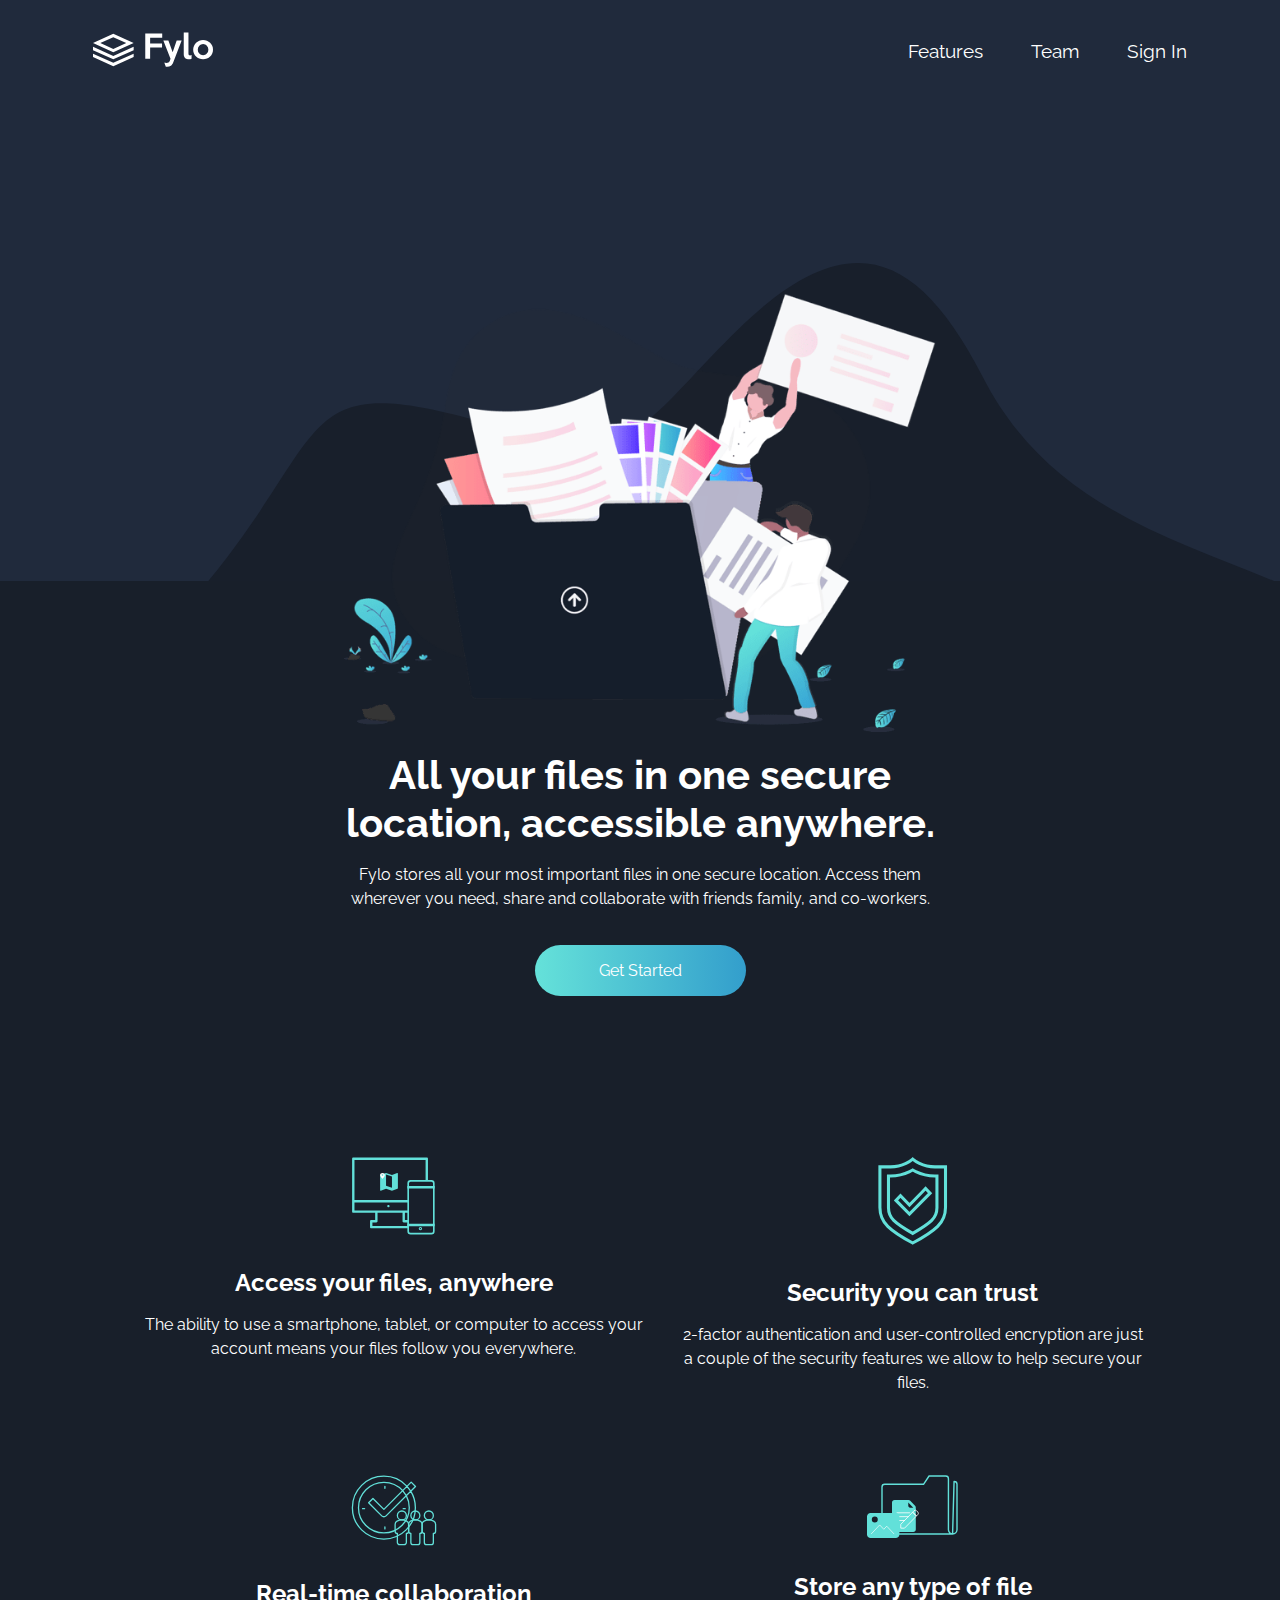
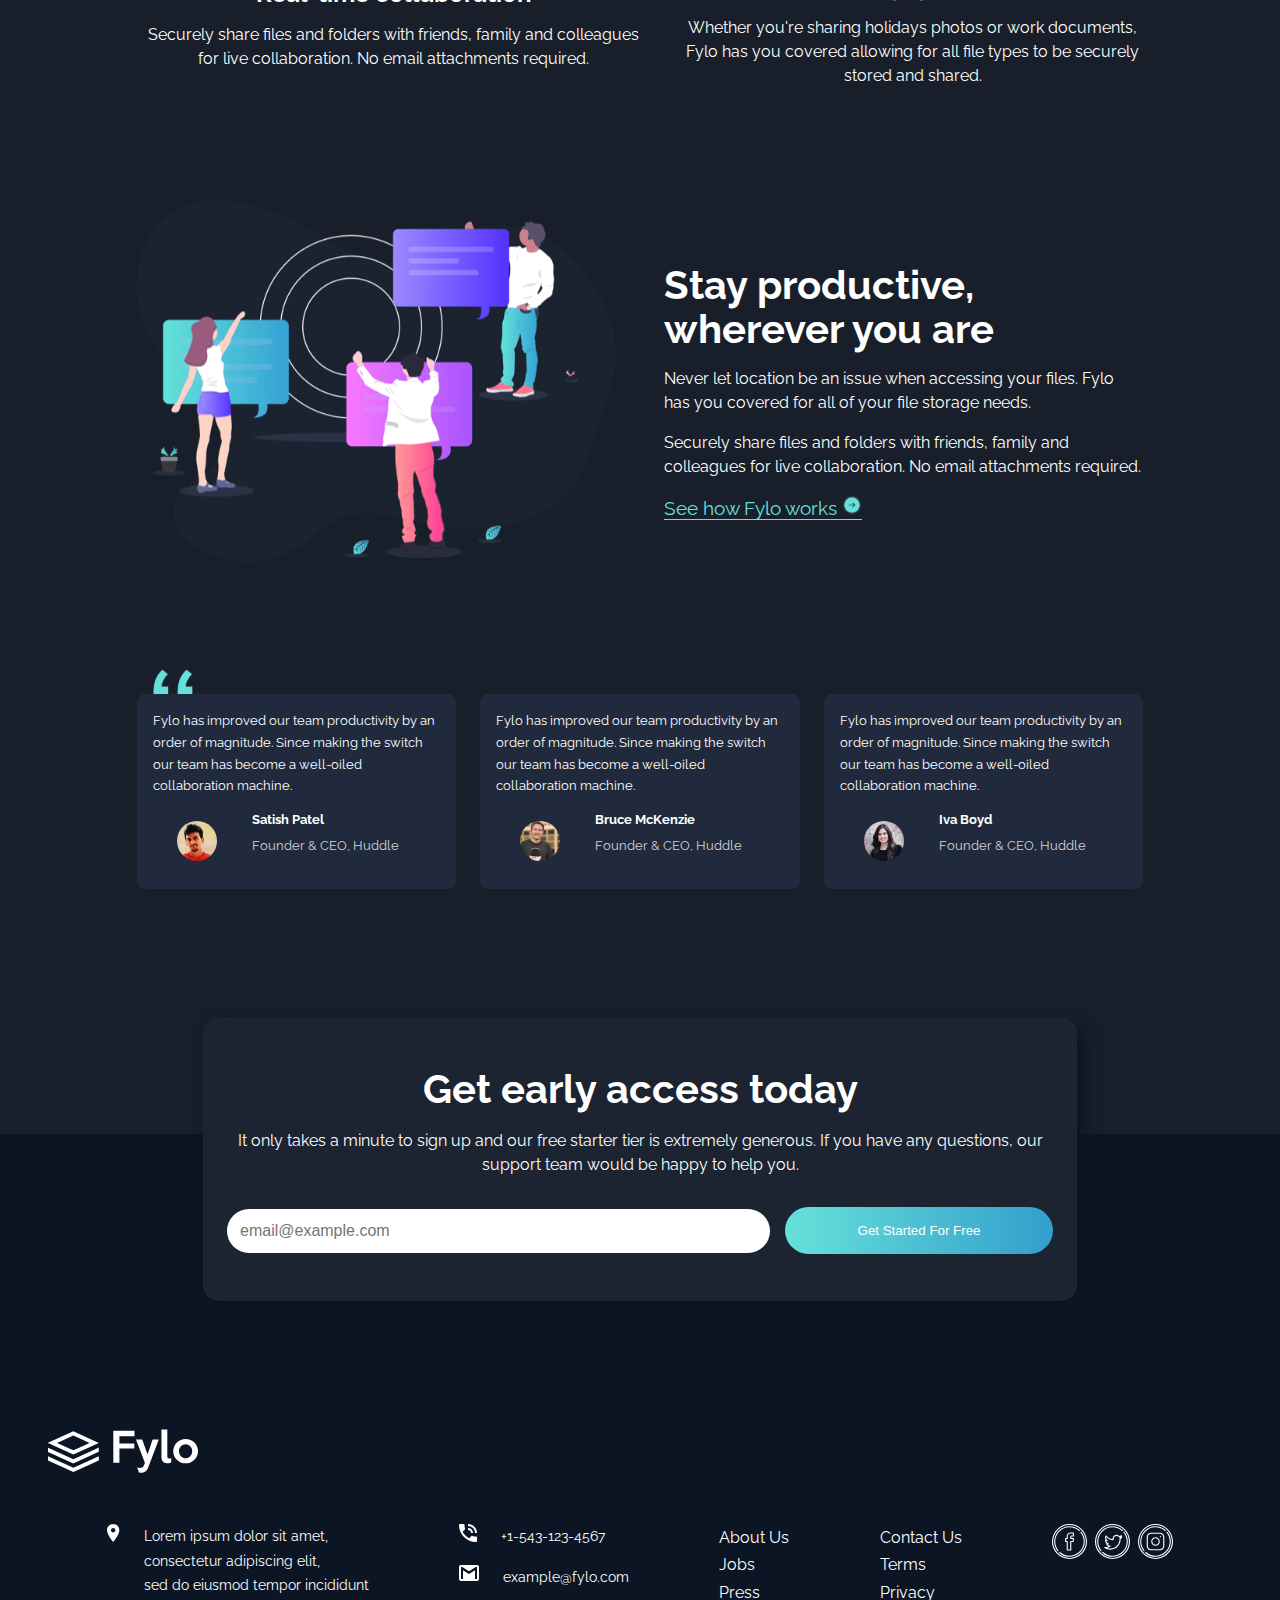
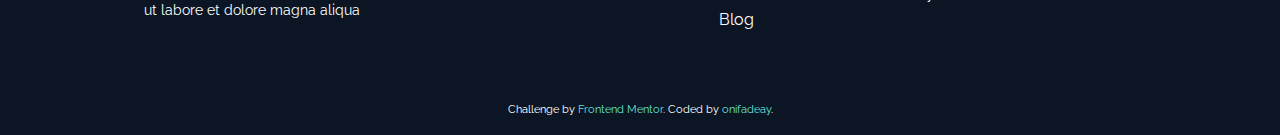
<file: index.html>
<!DOCTYPE html>
<html lang="en">
  
<head>
    <meta charset="UTF-8" />
    <meta name="viewport" content="width=device-width, initial-scale=1.0" />
    <!-- displays site properly based on user's device -->

    <link
      rel="icon"
      type="image/png"
      sizes="32x32"
      href="images/favicon-32x32.png"
    />

    <title>
      Frontend Mentor | Fylo landing page with dark theme and features grid
    </title>

    <!-- main.css -->
    <link rel="stylesheet" href="main.css" />

    <!-- fontawesome  -->
    <link rel="stylesheet" href="fontawesome/css/all.html" />
  </head>

  <!-- google fonts -->
  <link rel="preconnect" href="https://fonts.gstatic.com/" />
  <link
    href="https://fonts.googleapis.com/css2?family=Raleway:wght@400;700&amp;display=swap"
    rel="stylesheet"
  />

  <link rel="preconnect" href="https://fonts.gstatic.com/" />
  <link
    href="https://fonts.googleapis.com/css2?family=Raleway:wght@400;700&amp;display=swap"
    rel="stylesheet"
  />

  <body>
    <div class="container">
      <div class="bg_color"></div>
      <main>
        <header>
          <nav>
            <figure>
              <a href="#"
                ><img src="images/logo.svg" alt="logo" class="logo"
              /></a>
            </figure>
            <ul>
              <li><a href="#">Features</a></li>
              <li><a href="#">Team</a></li>
              <li><a href="#">Sign In</a></li>
            </ul>
          </nav>
        </header>
        <!-- end of header -->
        <section class="intro">
          <article class="intro_content">
            <figure>
              <img src="images/illustration-intro.png" alt="illustration" />
            </figure>

            <h1>All your files in one secure location, accessible anywhere.</h1>
            <p>
              Fylo stores all your most important files in one secure location.
              Access them wherever you need, share and collaborate with friends
              family, and co-workers.
            </p>
            <p>
              <a href="#" class="cta_btn">Get Started </a>
            </p>
          </article>
        </section>

        <section class="features">
          <article>
            <div class="feature access">
              <figure>
                <img
                  src="images/icon-access-anywhere.svg"
                  alt="access icon"
                />
              </figure>
              <h3 class="h3">Access your files, anywhere</h3>
              <p>
                The ability to use a smartphone, tablet, or computer to access
                your account means your files follow you everywhere.
              </p>
            </div>
            <!-- another feature -->
            <div class="feature security">
              <figure>
                <img src="images/icon-security.svg" alt="security icon" />
              </figure>
              <h3 class="h3">Security you can trust</h3>
              <p>
                2-factor authentication and user-controlled encryption are just
                a couple of the security features we allow to help secure your
                files.
              </p>
            </div>

            <!-- another feature -->
            <div class="feature real_time">
              <figure>
                <img
                  src="images/icon-collaboration.svg"
                  alt="collaboration icon"
                />
              </figure>
              <h3 class="h3">Real-time collaboration</h3>
              <p>
                Securely share files and folders with friends, family and
                colleagues for live collaboration. No email attachments
                required.
              </p>
            </div>

            <!-- another feature -->
            <div class="feature store">
              <figure>
                <img src="images/icon-any-file.svg" alt="any-file icon" />
              </figure>
              <h3 class="h3">Store any type of file</h3>
              <p>
                Whether you're sharing holidays photos or work documents, Fylo
                has you covered allowing for all file types to be securely
                stored and shared.
              </p>
            </div>
          </article>
        </section>

        <section class="productive">
          <article>
            <figure>
              <img
                src="images/illustration-stay-productive.png"
                alt="productivity icon"
              />
            </figure>
            <div>
              <h3 class="h3">Stay productive, wherever you are</h3>
              <p>
                Never let location be an issue when accessing your files. Fylo
                has you covered for all of your file storage needs.
              </p>
              <p>
                Securely share files and folders with friends, family and
                colleagues for live collaboration. No email attachments
                required.
              </p>
              <a href="#" class="how_fylo_work">
                See how Fylo works
                <img
                  src="images/icon-arrow.svg"
                  class="arrow"
                  alt="arrow icon"
              /></a>
            </div>
          </article>
        </section>

        <section class="testimonials">
          <article>
            <div class="testimonial">
              <figure class="quote">
                <img src="images/bg-quotes.png" alt="quote icon" />
              </figure>
              <p>
                Fylo has improved our team productivity by an order of
                magnitude. Since making the switch our team has become a
                well-oiled collaboration machine.
              </p>
              <div class="user">
                <figure>
                  <img src="images/profile-1.jpg" alt="user-1" />
                </figure>
                <div>
                  <h3>Satish Patel</h3>
                  <p>Founder & CEO, Huddle</p>
                </div>
              </div>
            </div>
            <!--  another testimonial-->
            <div class="testimonial">
              <p>
                Fylo has improved our team productivity by an order of
                magnitude. Since making the switch our team has become a
                well-oiled collaboration machine.
              </p>
              <div class="user">
                <figure>
                  <img src="images/profile-2.jpg" alt="user-2" />
                </figure>
                <div>
                  <h3>Bruce McKenzie</h3>
                  <p>Founder & CEO, Huddle</p>
                </div>
              </div>
            </div>

            <!--  another testimonial-->
            <div class="testimonial">
              <p>
                Fylo has improved our team productivity by an order of
                magnitude. Since making the switch our team has become a
                well-oiled collaboration machine.
              </p>
              <div class="user">
                <figure>
                  <img src="images/profile-3.jpg" alt="user-3" />
                </figure>
                <div>
                  <h3>Iva Boyd</h3>
                  <p>Founder & CEO, Huddle</p>
                </div>
              </div>
            </div>
          </article>
        </section>

        <section class="sign_up">
          <div class="sign_up_content">
            <h1>Get early access today</h1>
            <p>
              It only takes a minute to sign up and our free starter tier is
              extremely generous. If you have any questions, our support team
              would be happy to help you.
            </p>
            <form action="#">
              <input
                type="email"
                name="email"
                id="email"
                placeholder="email@example.com"
              />
              <input
                type="submit"
                value=" Get Started For Free "
                id="submit"
                class="cta_btn"
              />
            </form>
          </div>
        </section>

        <footer>
          <section class="contacts">
            <figure class="footer_logo">
              <img src="images/logo.svg" alt="footer logo" />
            </figure>
            <div class="f_content">
              <div class="address contact">
                <figure>
                  <img
                    src="images/icon-location.svg"
                    alt="map-marker  icon"
                  />
                </figure>
                <p>
                  Lorem ipsum dolor sit amet, <br />
                  consectetur adipiscing elit, <br />
                  sed do eiusmod tempor incididunt <br />
                  ut labore et dolore magna aliqua
                </p>
              </div>

              <div class="phone_email">
                <div class="phone contact">
                  <figure>
                    <img src="images/icon-phone.svg" alt="phone icon" />
                  </figure>
                  <p>+1-543-123-4567</p>
                </div>
                <div class="email contact">
                  <figure>
                    <img src="images/icon-email.svg" alt="email icon" />
                  </figure>
                  <p>example@fylo.com</p>
                </div>
              </div>

              <!-- footer menu -->
              <!-- <section class="footer_menu"> -->
              <ul class="menu_1">
                <li><a href="#">About Us</a></li>
                <li><a href="#">Jobs</a></li>
                <li><a href="#">Press</a></li>
                <li><a href="#">Blog</a></li>
              </ul>

              <ul class="menu_2">
                <li><a href="#">Contact Us</a></li>
                <li><a href="#">Terms</a></li>
                <li><a href="#">Privacy</a></li>
              </ul>
              <!-- </section> -->

              <ul class="footer_sm">
                <li>
                  <a href="#"
                    ><img src="images/icon-facebook.svg" alt="facebook icon"
                  /></a>
                </li>

                <li>
                  <a href="#">
                    <img src="images/icon-twitter.svg" alt="twitter icon" />
                  </a>
                </li>

                <li>
                  <a href="#"
                    ><img
                      src="images/icon-instagram.svg"
                      alt="instagram icon"
                  /></a>
                </li>
              </ul>
            </div>
          </section>
        </footer>
        <p class="attribution">
          Challenge by
          <a href="https://www.frontendmentor.io/?ref=challenge" target="_blank"
            >Frontend Mentor</a
          >. Coded by <a href="#">onifadeay</a>.
        </p>
      </main>

      <div class="bg_bottom"></div>
    </div>
  </body>

</html>
</file>
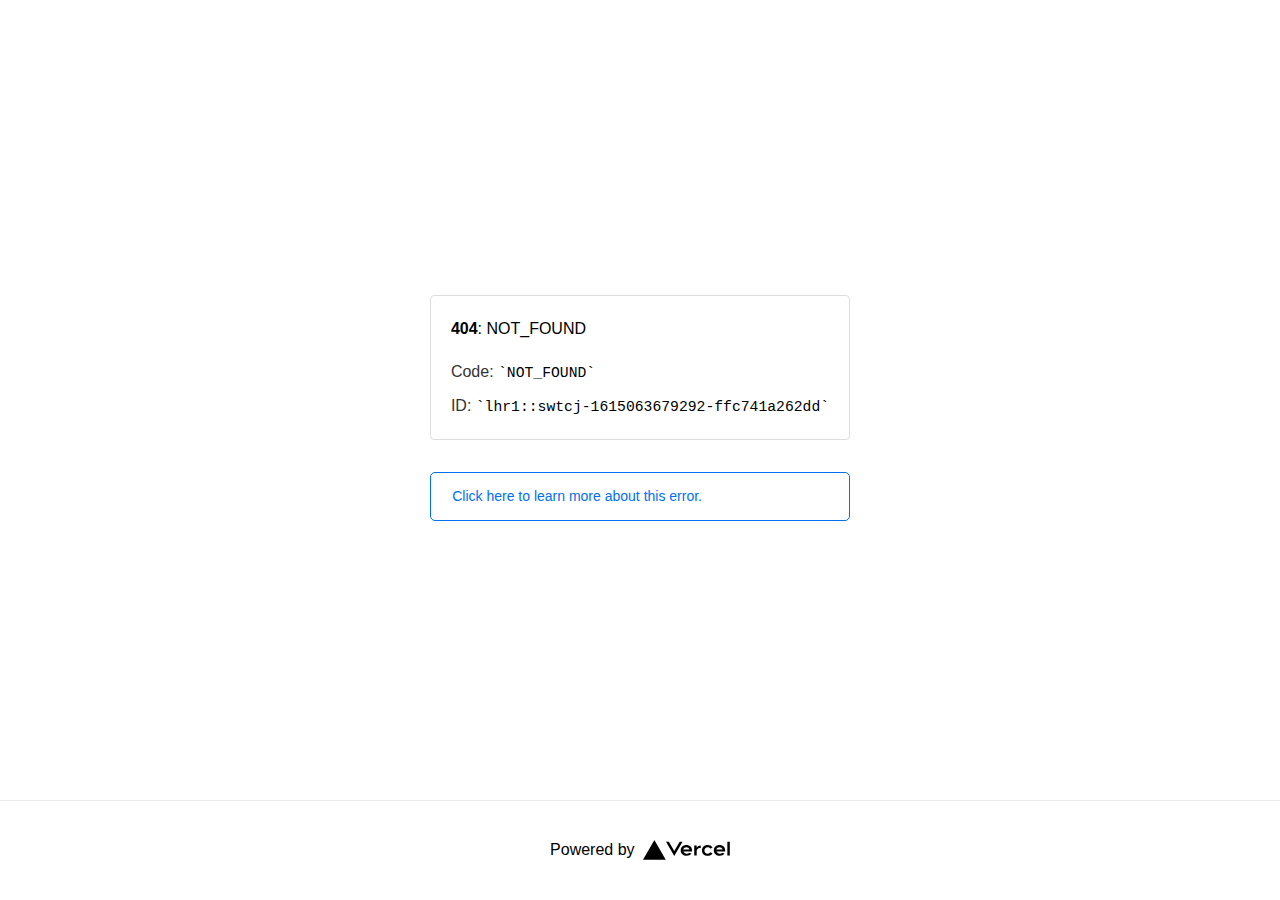
<file: fontawesome/css/all.html>
<!doctype html><html lang=en><meta charset=utf-8><meta name=viewport content="width=device-width,initial-scale=1"><meta name=theme-color content=#000><title>404: NOT_FOUND</title><style>html{font-size:62.5%;box-sizing:border-box}*,::after,::before{box-sizing:inherit}body{font-family:sf pro text,sf pro icons,helvetica neue,helvetica,arial,sans-serif;font-size:1.6rem;line-height:1.65;word-break:break-word;font-kerning:auto;font-variant:normal;-webkit-font-smoothing:antialiased;-moz-osx-font-smoothing:grayscale;text-rendering:optimizeLegibility;hyphens:auto;height:100vh;max-height:100vh;margin:0}::selection{background:#79ffe1}::-moz-selection{background:#79ffe1}a{cursor:pointer;color:#0070f3;text-decoration:none;transition:all .2s ease;border-bottom:1px solid #0000}a:hover{border-bottom:1px solid #0070f3}ul{padding:0;margin-left:1.5em;list-style-type:none}li{margin-bottom:10px}ul li:before{content:'\02013'}li:before{display:inline-block;color:#ccc;position:absolute;margin-left:-18px;transition:color .2s ease}code{font-family:Menlo,Monaco,Lucida Console,Liberation Mono,DejaVu Sans Mono,Bitstream Vera Sans Mono,Courier New,monospace,serif;font-size:.92em}code:after,code:before{content:'`'}.container{display:flex;justify-content:center;flex-direction:column;min-height:100vh}main{max-width:80rem;padding:4rem 6rem;margin:auto}ul{margin-bottom:32px}.error-title{font-size:2rem;border-left:2px solid #ff0080;padding-left:22px;line-height:1.5;margin-bottom:24px;font-weight:500}main p{color:#333}.devinfo-container{border:1px solid #ddd;border-radius:4px;padding:2rem;display:flex;flex-direction:column;margin-bottom:32px}.error-code{margin:0;font-size:1.6rem;color:#000;margin-bottom:1.6rem}.devinfo-line{color:#333}.devinfo-line code,code,li{color:#000}.devinfo-line:not(:last-child){margin-bottom:8px}.docs-link,.contact-link{font-weight:500}header,footer,footer a{display:flex;justify-content:center;align-items:center}header,footer{min-height:100px;height:100px}header{border-bottom:1px solid #eaeaea}header h1{font-size:1.8rem;margin:0;font-weight:500}header p{font-size:1.3rem;margin:0;font-weight:500}.header-item{display:flex;padding:0 2rem;margin:2rem 0;text-decoration:line-through;color:#999}.header-item.active{color:#ff0080;text-decoration:none}.header-item.first{border-right:1px solid #eaeaea}.header-item-content{display:flex;flex-direction:column}.header-item-icon{margin-right:1rem;margin-top:.6rem}footer{border-top:1px solid #eaeaea}footer a{color:#000}footer a:hover{border-bottom-color:#0000}footer svg{margin-left:.8rem}.note{padding:8pt 16pt;border-radius:5px;border:1px solid #0070f3;font-size:14px;line-height:1.8;color:#0070f3}@media(max-width:500px){.devinfo-container .devinfo-line code{margin-top:.4rem}.devinfo-container .devinfo-line:not(:last-child){margin-bottom:1.6rem}.devinfo-container{margin-bottom:0}header{flex-direction:column;height:auto;min-height:auto;align-items:flex-start}.header-item.first{border-right:none;margin-bottom:0}main{padding:1rem 2rem}body{font-size:1.4rem;line-height:1.55}footer{display:none}.note{margin-top:16px}}</style><div class=container><main><p class=devinfo-container><span class=error-code><strong>404</strong>: NOT_FOUND</span>
<span class=devinfo-line>Code: <code>NOT_FOUND</code></span>
<span class=devinfo-line>ID: <code>lhr1::swtcj-1615063679292-ffc741a262dd</code></p><a href=https://vercel.link/404><div class=note>Click here to learn more about this error.</div></a></main>
<footer><a href=https://vercel.com target=_blank rel="noopener noreferrer">Powered by<svg height="20" viewBox="0 0 131 30" fill="none" xmlns="http://www.w3.org/2000/svg"><path d="M17.0669.0 34.1338 29.5211H0L17.0669.0z" fill="#000"/><path d="M73.6183 15.6831C73.6183 10.932 70.1127 7.61091 65.0849 7.61091 60.057 7.61091 56.5514 10.932 56.5514 15.6831 56.5514 20.3419 60.3338 23.7553 65.5461 23.7553 68.406 23.7553 70.9891 22.6944 72.6497 20.757L69.513 18.9581C68.5444 19.9268 67.1144 20.5264 65.5461 20.5264 63.2398 20.5264 61.2563 19.281 60.5644 17.3898L60.4261 17.0669H73.4799C73.5722 16.6056 73.6183 16.1444 73.6183 15.6831zM60.3799 14.2993 60.4722 14.0225C61.0718 12.0391 62.8246 10.8398 65.0387 10.8398 67.2989 10.8398 69.0056 12.0391 69.6053 14.0225L69.6975 14.2993H60.3799z" fill="#000"/><path d="M123.297 15.6831C123.297 10.932 119.791 7.61091 114.763 7.61091 109.736 7.61091 106.23 10.932 106.23 15.6831 106.23 20.3419 110.012 23.7553 115.225 23.7553 118.085 23.7553 120.668 22.6944 122.328 20.757L119.192 18.9581C118.223 19.9268 116.793 20.5264 115.225 20.5264 112.918 20.5264 110.935 19.281 110.243 17.3898L110.105 17.0669H123.158C123.251 16.6056 123.297 16.1444 123.297 15.6831zM110.058 14.2993 110.151 14.0225C110.75 12.0391 112.503 10.8398 114.717 10.8398 116.977 10.8398 118.684 12.0391 119.284 14.0225L119.376 14.2993H110.058z" fill="#000"/><path d="M101.156 13.0539 104.293 11.2549C102.817 8.94858 100.187 7.65703 97.0046 7.65703 91.9768 7.65703 88.4711 10.9782 88.4711 15.7292 88.4711 20.4803 91.9768 23.8014 97.0046 23.8014 100.187 23.8014 102.817 22.5098 104.293 20.2035L101.156 18.4046C100.326 19.7884 98.8497 20.5725 97.0046 20.5725 94.0986 20.5725 92.1613 18.6352 92.1613 15.7292 92.1613 12.8232 94.0986 10.8859 97.0046 10.8859 98.8035 10.8859 100.326 11.6701 101.156 13.0539z" fill="#000"/><path d="M130.216 2.5831H126.526V23.3401H130.216V2.5831z" fill="#000"/><path d="M59.2729 2.5831H55.0292L46.9109 16.6056 38.7926 2.5831H34.5028L46.9109 23.9859 59.2729 2.5831z" fill="#000"/><path d="M85.3806 11.9007C85.7958 11.9007 86.2109 11.9468 86.6261 12.0391V8.1183C83.4894 8.21056 80.5373 9.96338 80.5373 12.1313V8.1183H76.8472V23.3401H80.5373V16.744C80.5373 13.8841 82.5208 11.9007 85.3806 11.9007z" fill="#000"/></svg></a></footer></div>
</file>
<file: main.css>
:root {
  /* primary colors */
  --intro_n_email_bg: hsl(217, 28%, 15%);
  --main_bg: hsl(218, 28%, 13%);
  --footer_bg: hsl(216, 53%, 9%);
  --testimonial_bg: hsl(219, 30%, 18%);

  /* accent colors */
  --cyan: hsl(176, 68%, 64%);
  --blue: hsl(198, 60%, 50%);
  --light_red: hsl(0, 100%, 63%);

  /* Neutral */

  --white: hsl(0, 0%, 100%);
}

/* resets */
* {
  box-sizing: border-box;
  margin: 0;
  padding: 0;
  text-decoration: none;
  color: var(--white);
}

body {
  font-size: 14px;
  font-family: "Raleway", sans-serif;
  line-height: 1.1;
  background-color: var(--testimonial_bg);
}

figure,
ul {
  margin: 0;
  padding: 0;
  list-style: none;
}

html {
  overflow-x: hidden;
  scroll-behavior: smooth;
}
section {
  padding: 1rem 3rem;
}
header {
  padding: 2rem;
}


h1,
h2,
h3,
.h3 {
  font-family: "Raleway", sans-serif;
  text-align: center;
  padding: 1rem 0;
}

h1 {
  font-size: 1.6rem;
  line-height: 1.2;
}

h3,
.h3 {
  font-size: 1.2rem;
}

p {
  font-size: 1rem;
  text-align: center;
  line-height: 1.5;
  margin-bottom: 1rem;
}

/* end of resets */

/* attribution */
.attribution {
  font-size: 11px;
  text-align: center;
}
.attribution a {
  color: var(--cyan);
}

/* nav */

.logo {
  width: 80px;
}

header nav {
  display: flex;
  justify-content: space-between;
  align-items: center;
}

header nav ul {
  display: flex;
  list-style: none;
}

header nav ul li a {
  text-decoration: none;
  color: var(--white);
  font-size: 0.9rem;
}

header nav ul li a:hover {
  transition: 0.5s;
  border-bottom: 1px solid var(--white);
}

header nav ul * + * {
  margin-left: 0.7rem;
}
/* containers */

.container {
  position: relative;
  display: flex;
  justify-content: center;
  align-items: center;
}

main {
  position: relative;
  z-index: 5;
  min-height: 100vh;
}

.bg_bottom {
  background-color: var(--footer_bg);
  position: absolute;
  bottom: 0;
  height: 21.5%;
  width: 100%;
}

.bg_color {
  background-color: hsl(218, 28%, 13%);
  position: absolute;
  height: 90%;
  width: 100%;
  top: 10%;
}

/* intro section */
.intro {
  background: url(images/bg-curvy-mobile.svg), var(--testimonial_bg);
  background-repeat: no-repeat;
  background-position: 10% 550px;
  background-size: contain;
  height: 678px;
  position: relative;
  margin-bottom: 8rem;
}

.intro article {
  position: relative;
  z-index: 3;
}

.intro p {
  margin-bottom: 3rem;
}

.intro img {
  width: 100%;
  margin-top: 3rem;
}

.cta_btn {
  background: linear-gradient(to right, var(--cyan), var(--blue));
  padding: 0.8rem 3.5rem;
  text-align: center;
  border-radius: 2rem;
  text-decoration: none;
  color: var(--white);
  transition: 0.5s;
}

.cta_btn:hover {
  background: var(--cyan);
}

/* features */

.features {
  margin: 5rem auto 6rem auto;
}

.features figure {
  text-align: center;
  margin-bottom: 1rem;
}

.features .feature {
  margin-bottom: 4rem;
}

/* productivity */
.productive {
  margin-bottom: 6rem;
}

.productive img {
  width: 100%;
}

.productive p {
  text-align: left;
}

.productive a {
  color: var(--cyan);
  font-family: inherit;
  border-bottom: 1px solid var(--cyan);
  font-size: 1.2rem;
}

.productive a:hover {
  color: white;
  border-color: white;
}

.productive .arrow {
  width: 20px;
}

/* testimonial */
.testimonials {
  margin-bottom: 6rem;
  position: relative;
}

.testimonials .quote {
  position: absolute;
  z-index: -1;
  top: -13px;
}

.testimonials .quote img {
  width: 40px;
}

.testimonials .testimonial {
  background-color: var(--testimonial_bg);
  padding: 1rem;
  border-radius: 0.5rem;
  margin-bottom: 2rem;
}

.testimonials .testimonial p {
  text-align: left;
}

.testimonials .testimonial .user {
  display: flex;
  align-items: center;
}

.testimonials .testimonial .user img {
  width: 40px;
  height: 40px;
  border-radius: 50%;
  margin-right: 0.8em;
}

.testimonials .testimonial .user h3 {
  font-size: 0.8rem;
  margin-bottom: 0.5rem;
  padding: 0;
  text-align: left;
}

.testimonials .testimonial .user p {
  font-size: 0.8rem;
  color: lightgrey;
}

/* sign up */

.sign_up {
  padding: 1rem;
  margin-bottom: 3rem;
}
.sign_up .sign_up_content {
  background-color: var(--intro_n_email_bg);
  padding: 2rem 1.5rem;
  border-radius: 1rem;
  box-shadow: 7px 7px 15px var(--footer_bg);
  /* margin-bottom: -3rem; */
}

.sign_up input {
  border: 0;
  outline: 0;
  width: 100%;
}

.sign_up input:first-child {
  border: 0;
  outline: 0;
  width: 100%;
  padding: 0.8rem;
  color: grey;
  background-color: var(--white);
  font-size: 1rem;
  border-radius: 2rem;
  margin-bottom: 1rem;
}

/* contacts */
.contacts .contact {
  display: flex;
  align-items: flex-start;
}

.contacts .footer_logo {
  margin-bottom: 3rem;
}

.contacts .footer_logo img {
  width: 150px;
}

.contacts .contact p {
  text-align: left;
}

.contacts .contact img {
  margin-right: 1.5rem;
}

.menu_1 {
  margin: 2rem 0;
}

.menu_1 li a,
.menu_2 li a {
  font-size: 1.1rem;
  line-height: 1.7;
}

/* footer_sm */
.footer_sm {
  display: flex;
  align-items: flex-start;
  justify-content: center;
  margin-top: 4rem;
}

.footer_sm * + * {
  margin-left: 0.5rem;
}

.footer_sm li a img {
  width: 35px;
}

ul li a img:hover {
  background-color: cyan;
  transition: 0.5s;
  border-radius: 50%;
}

footer {
  background-color: var(--footer_bg);
  padding: 3rem 0;
}

@media screen and (min-width: 631px) {
  .logo {
    width: 120px;
  }

  header nav ul li a {
    font-size: 1.2rem;
  }

  header nav ul * + * {
    margin-left: 1rem;
  }

  /* intro section */
  .intro {
    background-position: 10% 450px;
    margin-bottom: 10rem;
  }

  .intro .intro_content {
    width: 75%;
    margin: 0 auto;
  }

  .intro img {
    width: 100%;
    margin-top: 0;
  }

  .cta_btn {
    padding: 1rem 4rem;
  }

  h1 {
    font-size: 2.5rem;
  }

  h3,
  .h3 {
    font-size: 2rem;
  }
}

@media screen and (min-width: 850px) {
  header nav {
    width: 90%;
    margin: 0 auto;
  }

  section article {
    width: 100%;
    margin: 0 auto;
  }

  .intro {
    /* height: 380px; */
    margin-bottom: 32rem;
    width: 100vw;
    margin: 0 auto;
  }

  .intro article {
    width: 65%;
    margin-left: auto;
    margin-right: auto;
    height: 100vh;
  }

  .bg_bottom {
    height: 19%;
  }

  /* features */
  .features {
    margin-bottom: 4rem;
  }

  .h3 {
    font-size: 1.5rem;
  }

  .features article {
    display: grid;
    grid-template-areas:
      "access security"
      "real_time store";
    grid-template-rows: repeat(1fr, 2);
    gap: 2rem;
    justify-content: center;
  }

  .access {
    grid-area: access;
    place-self: start;
  }

  .security {
    grid-area: security;
  }

  .real_time {
    grid-area: real_time;
  }

  .store {
    grid-area: store;
  }

  .features .feature {
    margin-bottom: 2rem;
  }

  /* testimonials */

  .testimonials article {
    position: relative;
    display: flex;
    justify-content: space-between;
    align-items: center;
  }

  .testimonials * + * {
    margin-left: 1.5rem;
  }

  .testimonials p {
    margin: 0;
    font-size: 0.8rem;
    margin-bottom: 1rem;
    line-height: 1.7;
  }

  .testimonials .quote {
    position: absolute;
    z-index: -1;
    top: -25px;
  }

  .testimonials .quote img {
    width: 40px;
  }

  .testimonials .testimonial {
    background-color: var(--testimonial_bg);
    padding: 1rem;
    border-radius: 0.5rem;
    margin-bottom: 0;
  }

  /* sign up */

  .sign_up .sign_up_content {
    background-color: var(--intro_n_email_bg);
    padding: 2rem 1.5rem;
    border-radius: 1rem;
    box-shadow: 7px 7px 15px var(--footer_bg);
    margin: 5rem;
    width: 70%;
    margin: 0 auto;
  }

  form input[type="email"] {
    margin-right: 15px;
    margin-top: 1rem;
    padding: 1rem;
  }

  form input[type="submit"] {
    width: 48%;
    padding: 1rem;
  }

  form {
    display: flex;
    align-items: center;
    justify-content: center;
  }

  footer .contacts .f_content {
    display: flex;
    justify-content: space-between;
    align-items: flex-start;
    flex-wrap: wrap;
    width: 90%;
    margin: 0 auto;
  }

  .footer_menu {
    display: flex;
    justify-content: space-between;
    align-items: flex-start;
  }

  .footer_sm {
    display: flex;
    justify-content: flex-end;
    margin-top: 0;
  }

  .footer_sm * + * {
    margin-left: 0.5rem;
  }

  .menu_1 li a,
  .menu_2 li a {
    font-size: 1rem;
    line-height: 1.7;
  }

  .menu_1 {
    margin: 0;
  }

  footer p {
    font-size: 0.9rem;
    line-height: 1.7;
  }

  .fa-envelope,
  .fa-phone,
  .fa-map-marker {
    font-size: 0.9rem;
  }

  .productive article {
    display: grid;
    grid-template-columns: repeat(2, 1fr);
    column-gap: 3rem;
    align-items: center;
  }

  .productive h3 {
    font-size: 2.5rem;
    text-align: left;
  }
}

@media screen and (min-width: 999px) and (max-width: 1440px) {
  header nav {
    width: 90%;
    margin: 0 auto;
  }

  header nav ul * + * {
    margin-left: 3rem;
  }

  section article {
    width: 85%;
    margin: 0 auto;
  }

  .intro {
    width: 100vw;
    margin: 0 auto;
    margin-bottom: 20rem;
    background-position: 10px 160px;
    height: 478px;
    display: flex;
    justify-content: center;
    align-items: center;
  }

  .intro .intro_content {
    width: 50%;
    height: auto;
    margin: 0 auto;
    margin-bottom: -40rem;
    padding: 0;
  }

  .intro figure img {
    width: 100%;
    margin-left: auto;
    margin-right: auto;
  }

  .intro article {
    width: 65%;
    margin-left: auto;
    margin-right: auto;
    height: 100vh;
  }

  .bg_bottom {
    height: 18%;
  }
  /* features */
  .features {
    margin-top: 35rem;
    margin-bottom: 2rem;
  }

  .h3 {
    font-size: 1.5rem;
  }

  .features article {
    display: grid;
    grid-template-areas:
      "access security"
      "real_time store";
    grid-template-rows: repeat(1fr, 2);
    gap: 2rem;
    justify-content: center;
  }
}
</file>
